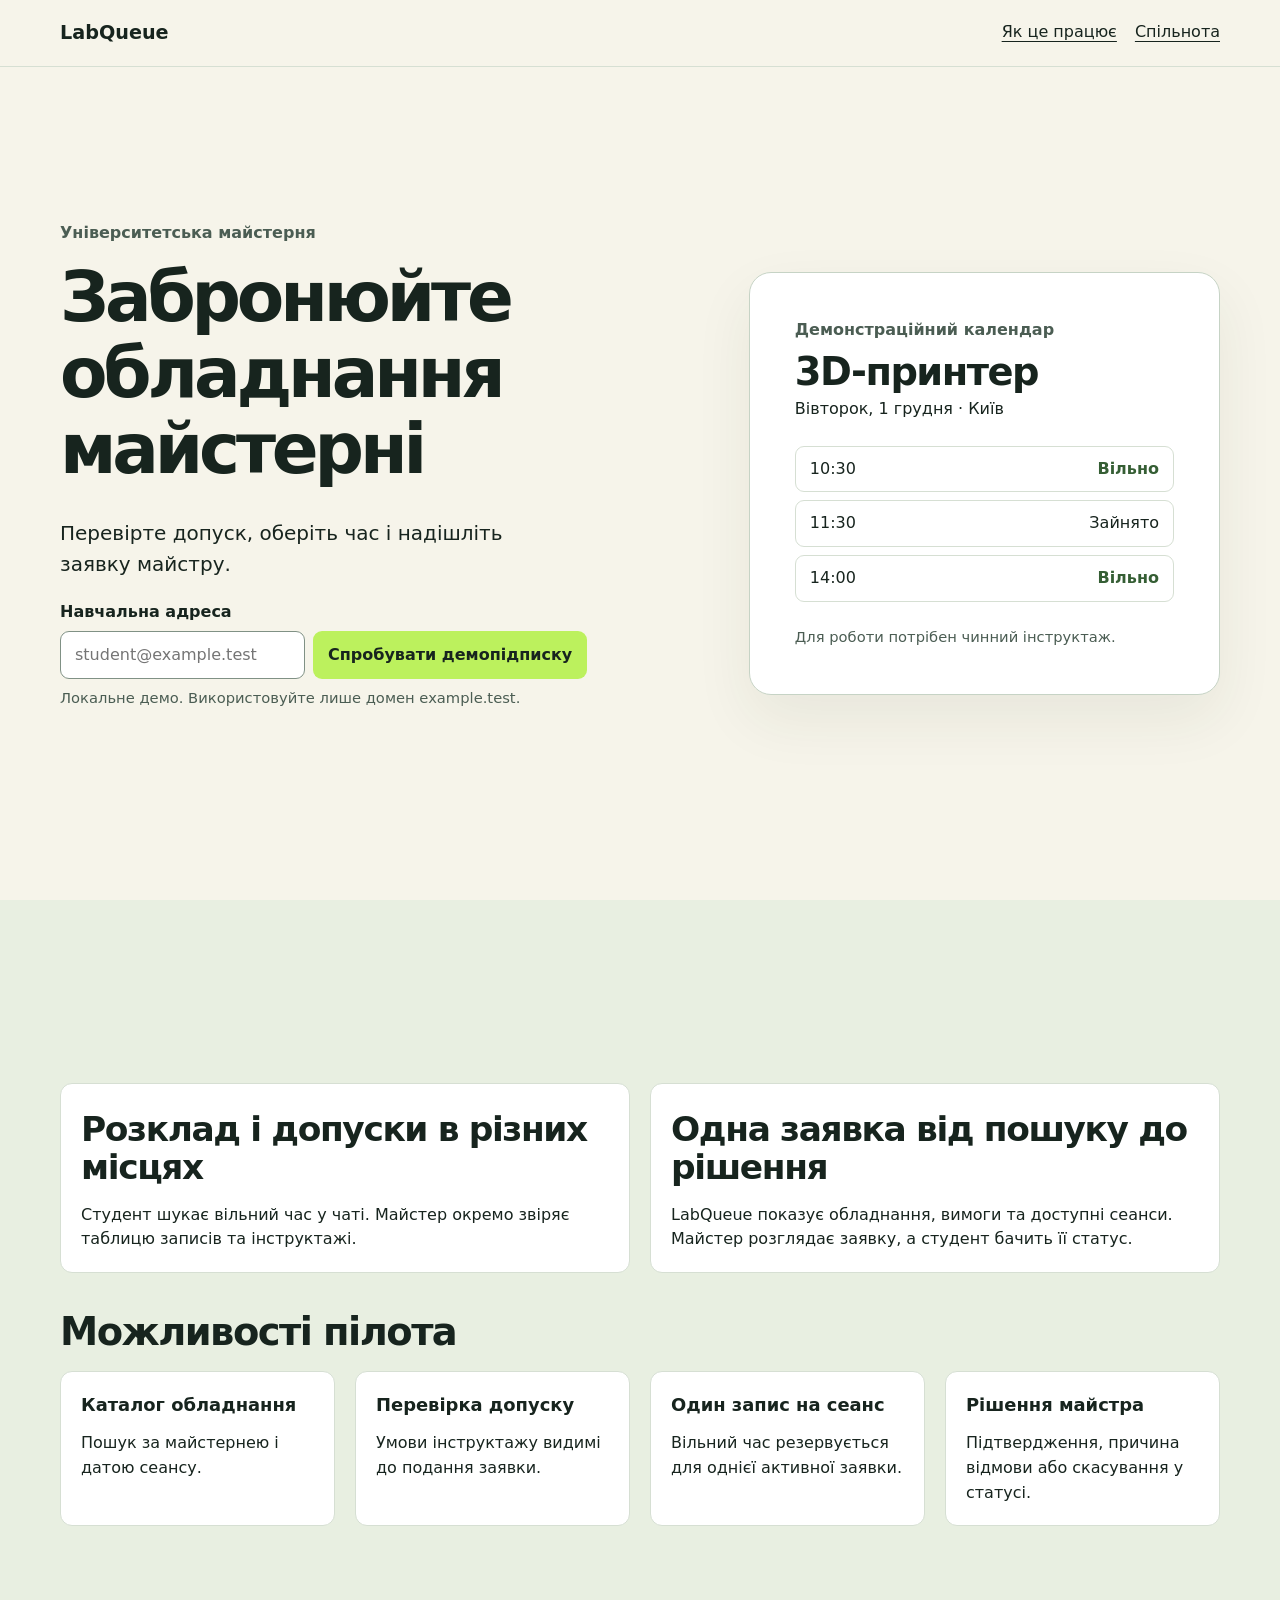
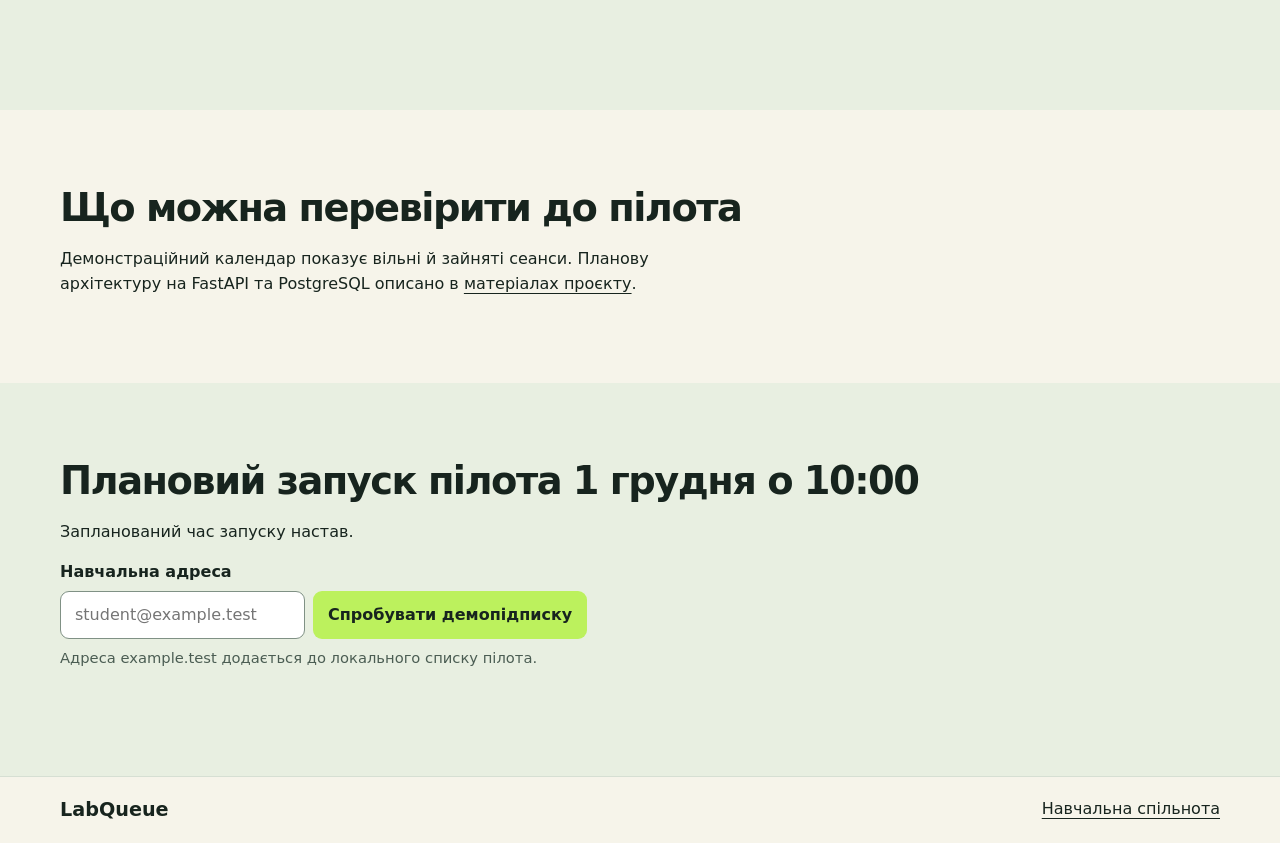
<file: Лабораторна_06/index.html>
<!doctype html>
<html lang="uk" data-type="software">
<head>
<meta charset="utf-8"><meta name="viewport" content="width=device-width,initial-scale=1">
<meta name="page-type" content="software"><meta name="site-kind" content="software">
<title>LabQueue — бронювання обладнання</title><link rel="stylesheet" href="site.css"><script src="site.js" defer></script>
</head>
<body>
<header><div class="wrap nav"><a class="brand" href="index.html">LabQueue</a><nav aria-label="Основна навігація"><a href="#flow">Як це працює</a><a href="community.html">Спільнота</a></nav></div></header>
<main>
<section class="hero wrap" data-enter>
  <div>
    <p class="eyebrow">Університетська майстерня</p>
    <h1>Забронюйте обладнання майстерні</h1>
    <p class="intro">Перевірте допуск, оберіть час і надішліть заявку майстру.</p>
    <form id="signup" class="signup">
      <label for="email">Навчальна адреса</label>
      <div class="control"><input id="email" type="email" autocomplete="off" placeholder="student@example.test" required><button>Спробувати демопідписку</button></div>
      <p class="hint">Локальне демо. Використовуйте лише домен example.test.</p>
      <p class="signup-status" role="status"></p>
    </form>
  </div>
  <div class="calendar">
     <p class="eyebrow">Демонстраційний календар</p><h2>3D-принтер</h2>
     <p>Вівторок, 1 грудня · Київ</p>
     <div class="slots" aria-label="Приклади сеансів">
       <span><time>10:30</time> <strong>Вільно</strong></span>
       <span><time>11:30</time> Зайнято</span>
       <span><time>14:00</time> <strong>Вільно</strong></span>
     </div>
     <p class="training">Для роботи потрібен чинний інструктаж.</p>
  </div>
</section>
<section id="flow" class="flow"><div class="wrap">
  <div class="problem">
    <div><h2>Розклад і допуски в різних місцях</h2><p>Студент шукає вільний час у чаті. Майстер окремо звіряє таблицю записів та інструктажі.</p></div>
    <div><h2>Одна заявка від пошуку до рішення</h2><p>LabQueue показує обладнання, вимоги та доступні сеанси. Майстер розглядає заявку, а студент бачить її статус.</p></div>
  </div>
  <h2>Можливості пілота</h2>
  <div class="features">
    <article><h3>Каталог обладнання</h3><p>Пошук за майстернею і датою сеансу.</p></article>
    <article><h3>Перевірка допуску</h3><p>Умови інструктажу видимі до подання заявки.</p></article>
    <article><h3>Один запис на сеанс</h3><p>Вільний час резервується для однієї активної заявки.</p></article>
    <article><h3>Рішення майстра</h3><p>Підтвердження, причина відмови або скасування у статусі.</p></article>
  </div>
</div></section>
<section class="trust"><div class="wrap">
  <h2>Що можна перевірити до пілота</h2>
  <p>Демонстраційний календар показує вільні й зайняті сеанси. Планову архітектуру на FastAPI та PostgreSQL описано в <a href="https://github.com/Sh1kami/Menedzhment-IT-proyektiv#менеджмент-іт-проєктів">матеріалах проєкту</a>.</p>
</div></section>
<section class="event"><div class="wrap">
  <h2>Плановий запуск пілота 1 грудня о 10:00</h2>
  <p id="countdown">Час за Києвом</p>
  <form class="signup">
    <label for="email-final">Навчальна адреса</label>
    <div class="control"><input id="email-final" type="email" autocomplete="off" placeholder="student@example.test" required><button>Спробувати демопідписку</button></div>
    <p class="hint">Адреса example.test додається до локального списку пілота.</p>
    <p class="signup-status" role="status"></p>
  </form>
</div></section>
</main>
<footer><div class="wrap nav"><a class="brand" href="#">LabQueue</a><a href="community.html">Навчальна спільнота</a></div></footer>
</body></html>
</file>
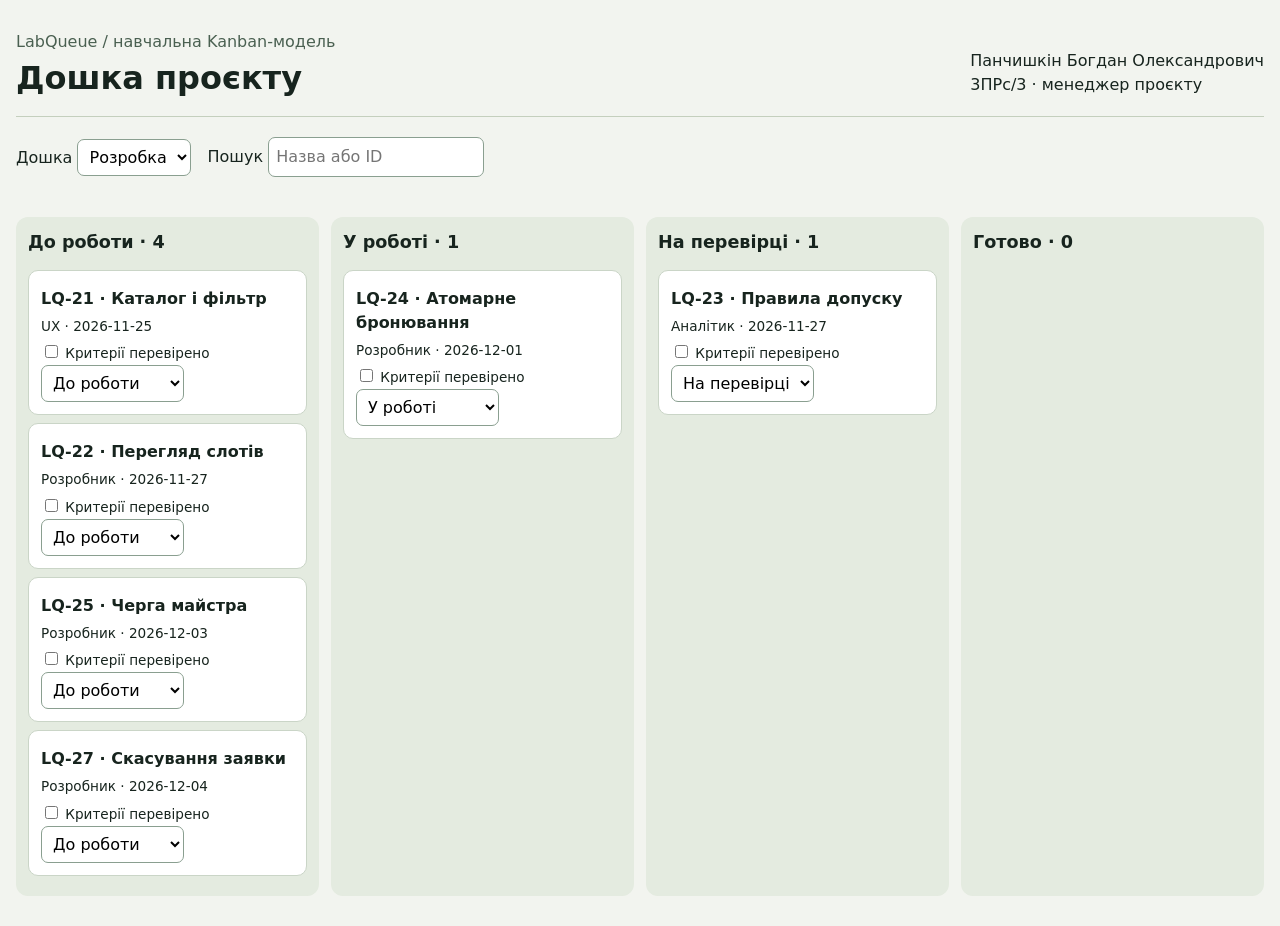
<file: Лабораторна_11-12/index.html>
<!doctype html>
<html lang="uk"><head><meta charset="utf-8"><meta name="viewport" content="width=device-width,initial-scale=1"><title>LabQueue — дошка проєкту</title><link rel="stylesheet" href="kanban.css"><script src="kanban.js" defer></script></head>
<body><main>
<header><div><p>LabQueue / навчальна Kanban-модель</p><h1>Дошка проєкту</h1></div><div>Панчишкін Богдан Олександрович<br>3ПРс/3 · менеджер проєкту</div></header>
<div class="filters"><label>Дошка <select id="board"><option>Розробка</option><option>Якість</option></select></label><label>Пошук <input id="query" type="search" placeholder="Назва або ID"></label></div>
<p aria-live="polite" id="message"></p><div id="columns"></div>
</main></body></html>
</file>
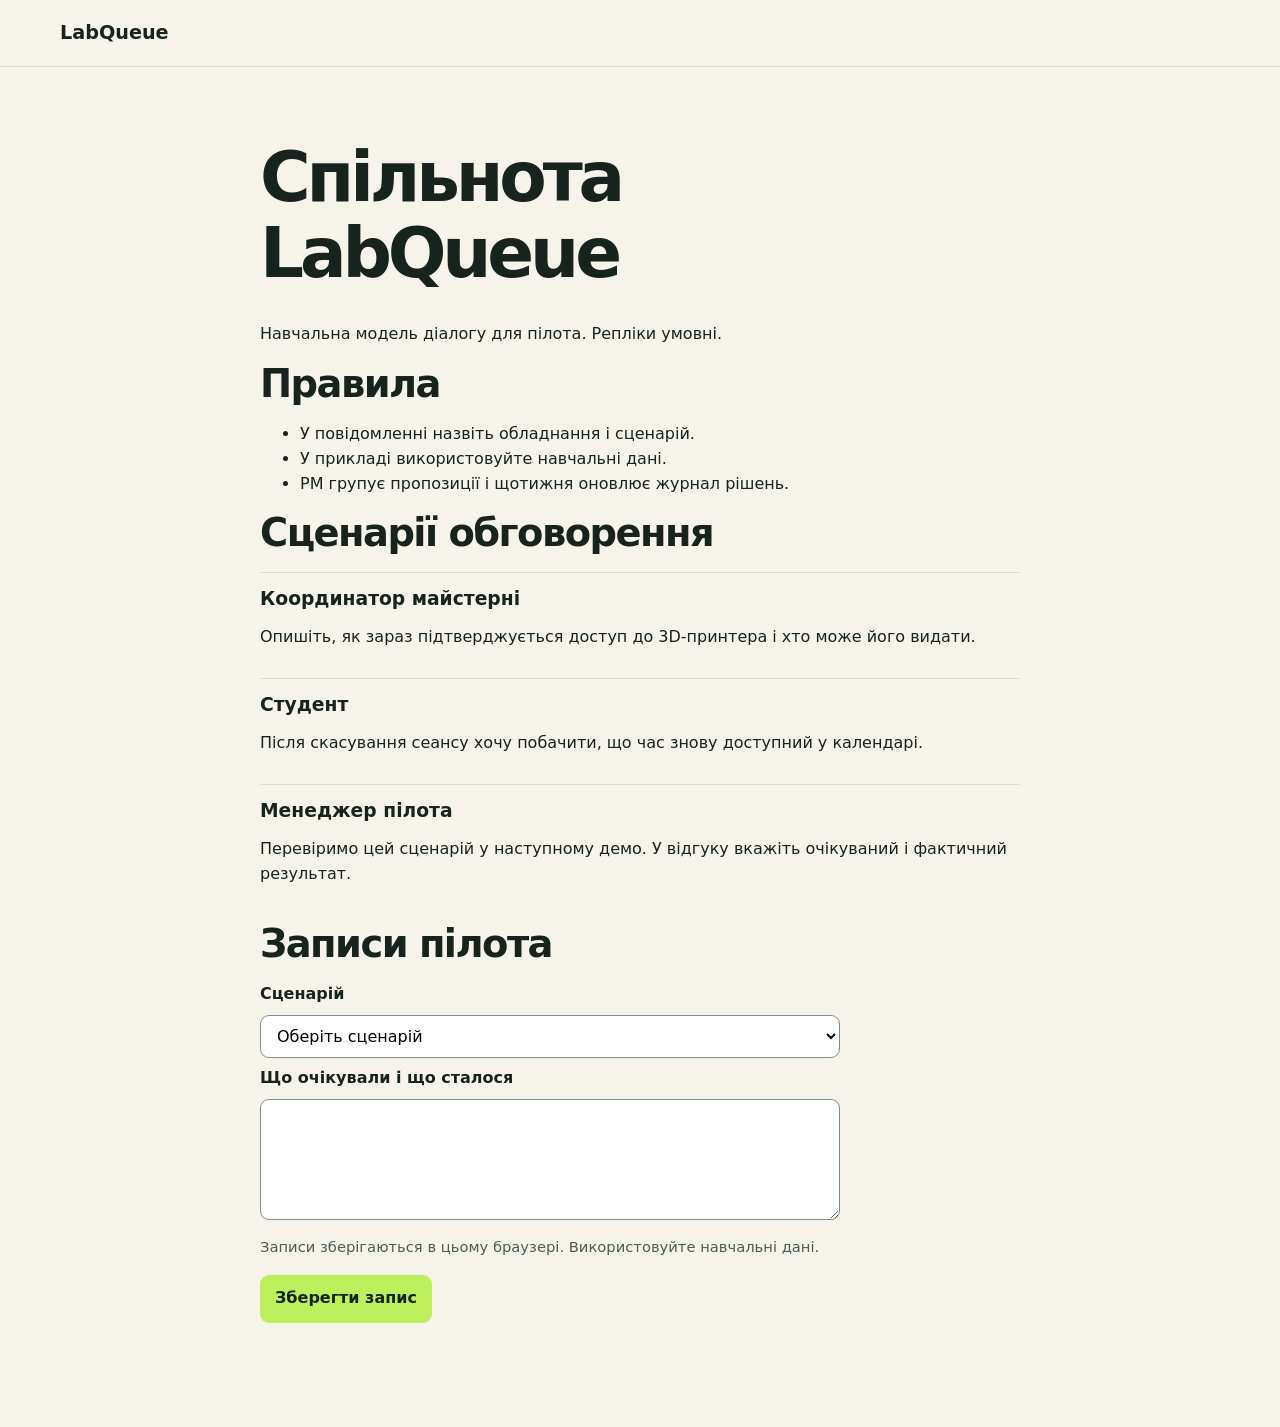
<file: Лабораторна_06/community.html>
<!doctype html>
<html lang="uk" data-type="software"><head><meta charset="utf-8"><meta name="viewport" content="width=device-width,initial-scale=1"><meta name="page-type" content="software"><meta name="site-kind" content="software"><title>Спільнота LabQueue</title><link rel="stylesheet" href="site.css"><script src="community.js" defer></script></head>
<body><header><div class="wrap nav"><a class="brand" href="index.html">LabQueue</a></div></header>
<main class="wrap community" data-enter><h1>Спільнота LabQueue</h1><p>Навчальна модель діалогу для пілота. Репліки умовні.</p>
<h2>Правила</h2><ul><li>У повідомленні назвіть обладнання і сценарій.</li><li>У прикладі використовуйте навчальні дані.</li><li>PM групує пропозиції і щотижня оновлює журнал рішень.</li></ul>
<h2>Сценарії обговорення</h2>
<article><h3>Координатор майстерні</h3><p>Опишіть, як зараз підтверджується доступ до 3D-принтера і хто може його видати.</p></article>
<article><h3>Студент</h3><p>Після скасування сеансу хочу побачити, що час знову доступний у календарі.</p></article>
<article><h3>Менеджер пілота</h3><p>Перевіримо цей сценарій у наступному демо. У відгуку вкажіть очікуваний і фактичний результат.</p></article>
<section aria-labelledby="feedback-title">
<h2 id="feedback-title">Записи пілота</h2>
<form id="feedback">
  <label for="scenario">Сценарій</label>
  <select id="scenario" required><option value="">Оберіть сценарій</option><option>Каталог обладнання</option><option>Перевірка допуску</option><option>Заявка на сеанс</option><option>Скасування заявки</option></select>
  <label for="feedback-text">Що очікували і що сталося</label>
  <textarea id="feedback-text" rows="4" maxlength="500" required aria-describedby="feedback-hint"></textarea>
  <p id="feedback-hint" class="hint">Записи зберігаються в цьому браузері. Використовуйте навчальні дані.</p>
  <button type="submit">Зберегти запис</button>
  <p id="feedback-status" role="status"></p>
</form>
<ul id="feedback-list" aria-label="Збережені записи"></ul>
</section>
</main></body></html>
</file>
<file: Лабораторна_06/site.css>
:root{color-scheme:light;--paper:#f6f4ea;--ink:#17241e;--muted:#4b5d53;--line:#d6dfd3;--accent:#bcf15d}
*{box-sizing:border-box}
html{scroll-behavior:smooth}
body{margin:0;background:var(--paper);color:var(--ink);font:16px/1.55 "Segoe UI",system-ui,sans-serif}
.wrap{width:min(calc(100% - 40px),1160px);margin-inline:auto}
a{color:inherit;text-underline-offset:4px}
a:hover{color:#355e34}
:focus-visible{outline:3px solid #42643c;outline-offset:3px}
header,footer{border-bottom:1px solid var(--line)}
footer{border-top:1px solid var(--line);border-bottom:0}
.nav{display:flex;justify-content:space-between;align-items:center;gap:16px;padding-block:18px}
nav{display:flex;gap:18px;flex-wrap:wrap}
.brand{font-size:1.2rem;font-weight:800;text-decoration:none}
.hero{min-height:calc(100svh - 67px);display:grid;grid-template-columns:1.13fr .87fr;gap:clamp(28px,6vw,90px);align-items:center;padding-block:72px}
[data-enter]{animation:arrive .52s ease-out both}
@keyframes arrive{from{opacity:.4;transform:translateY(12px)}to{opacity:1;transform:translateY(0)}}
.eyebrow{color:var(--muted);font-weight:650;margin:0 0 .5rem}
h1,h2,h3{line-height:1.1;margin:.2em 0 .45em}
h1{font-size:clamp(2.6rem,5.4vw,5.3rem);letter-spacing:-.06em;max-width:11ch}
h2{font-size:clamp(1.65rem,3vw,2.7rem);letter-spacing:-.04em}
.intro{font-size:1.25rem;max-width:36ch}
label{display:block;font-weight:650;margin-bottom:6px}
.control{display:flex;gap:8px;flex-wrap:wrap}
input,button{min-height:48px;border-radius:9px;padding:9px 14px;font:inherit}
input{background:white;border:1px solid #809185;width:min(100%,245px)}
button{border:1px solid transparent;background:var(--accent);color:var(--ink);font-weight:700;cursor:pointer;transition:transform .16s}
button:hover{transform:translateY(-2px)}button:active{transform:translateY(1px)}
.hint,.signup-status{font-size:.92rem;margin-block:8px;color:var(--muted)}
.signup-status{min-height:1.35em;font-weight:650}.signup-status.error{color:#8c2b1c}
.calendar{border:1px solid #c6d3c5;border-radius:22px;background:#fff;padding:clamp(20px,4vw,45px);box-shadow:0 24px 60px #273c2312;min-width:0}
.calendar h2{margin-bottom:4px}.calendar p{margin-top:0}
.slots{display:grid;gap:8px;margin-block:24px}
.slots span{display:flex;justify-content:space-between;gap:8px;border:1px solid var(--line);border-radius:9px;padding:10px 14px}
.slots strong{color:#355e34}
.training{color:var(--muted);font-size:.92rem;margin-bottom:0}
.flow{background:#e8efe1;min-height:90svh;display:grid;align-items:center;padding-block:64px}
.problem,.features{display:grid;grid-template-columns:repeat(2,minmax(0,1fr));gap:20px}
.problem{margin-bottom:38px}
.problem>div,.features>article{border:1px solid var(--line);border-radius:12px;background:white;padding:20px}
.problem p,.features p{margin-bottom:0}
.problem h2{font-size:clamp(1.35rem,3vw,2.15rem)}
.features{grid-template-columns:repeat(4,minmax(0,1fr))}
.features h3{font-size:1.12rem}
.trust,.event{padding-block:70px}
.trust p{max-width:65ch}.event{background:#e8efe1}
.community{max-width:760px;min-height:75svh;padding-block:58px}
.community article{border-top:1px solid var(--line);padding-block:12px}
.community form{display:grid;gap:8px;max-width:580px}
.community form label{margin:0}
.community select,.community textarea{border:1px solid #809185;background:#fff;border-radius:9px;padding:10px 12px;font:inherit}
.community textarea{resize:vertical}
.community form button{justify-self:start}
.community #feedback-status{margin:0;min-height:1.4em}
.community #feedback-list li{overflow-wrap:anywhere;margin-block:12px}
@media(max-width:760px){.hero{grid-template-columns:1fr;padding-block:45px;gap:24px}.nav{font-size:.93rem}h1{max-width:13ch} .control> *{width:100%}}
@media(max-width:760px){.problem,.features{grid-template-columns:1fr}.trust,.event{padding-block:48px}}
@media(prefers-reduced-motion:reduce){html{scroll-behavior:auto}[data-enter]{animation:none}button{transition:none}}
</file>
<file: Лабораторна_11-12/kanban.css>
:root{color-scheme:light}*{box-sizing:border-box}
body{margin:0;background:#f2f4ef;color:#17241e;font:16px/1.5 "Segoe UI",system-ui,sans-serif}
main{width:min(1360px,calc(100% - 32px));margin:30px auto}header,.filters{display:flex;align-items:center;justify-content:space-between;gap:16px;flex-wrap:wrap}header{border-bottom:1px solid #c4cfbd}h1{margin:0 0 14px}header p{margin:0;color:#4a6051}
.filters{justify-content:flex-start;margin-top:20px}input,select{font:inherit;padding:7px;border:1px solid #8a9f90;border-radius:7px;background:white}
#message{min-height:1.5em;margin-block:8px;color:#4a6051}
#columns{display:grid;grid-template-columns:repeat(4,minmax(0,1fr));gap:12px}
section{background:#e4ebe0;border-radius:12px;padding:12px;min-width:0}
section h2{font-size:1.1rem;margin-top:0}
article{background:white;border:1px solid #cad5c7;border-radius:10px;padding:12px;margin-block:8px;overflow-wrap:anywhere}
article h3{font-size:1rem;margin:4px 0}article p,article label{font-size:.85rem;margin-block:5px}article select{max-width:100%}
@media(max-width:880px){#columns{grid-template-columns:repeat(2,minmax(0,1fr))}}
@media(max-width:480px){#columns{grid-template-columns:1fr}}
</file>
